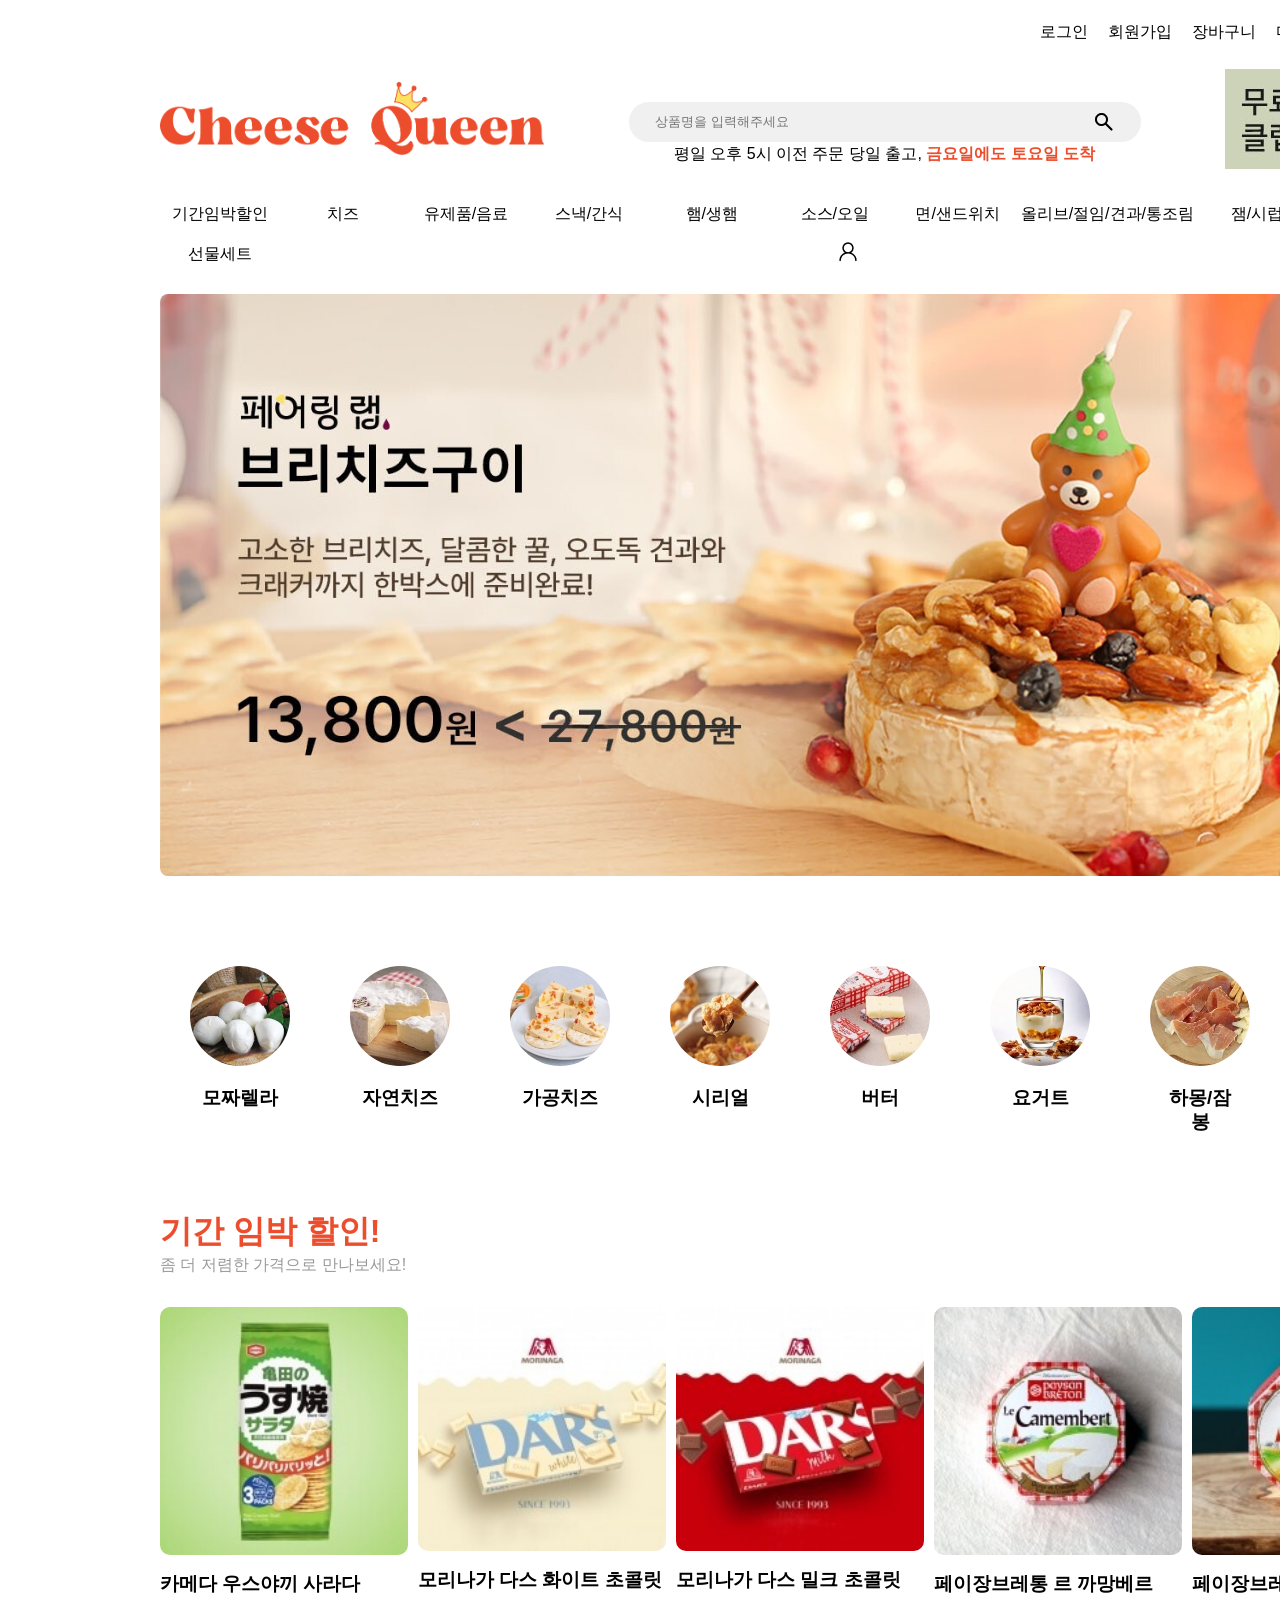
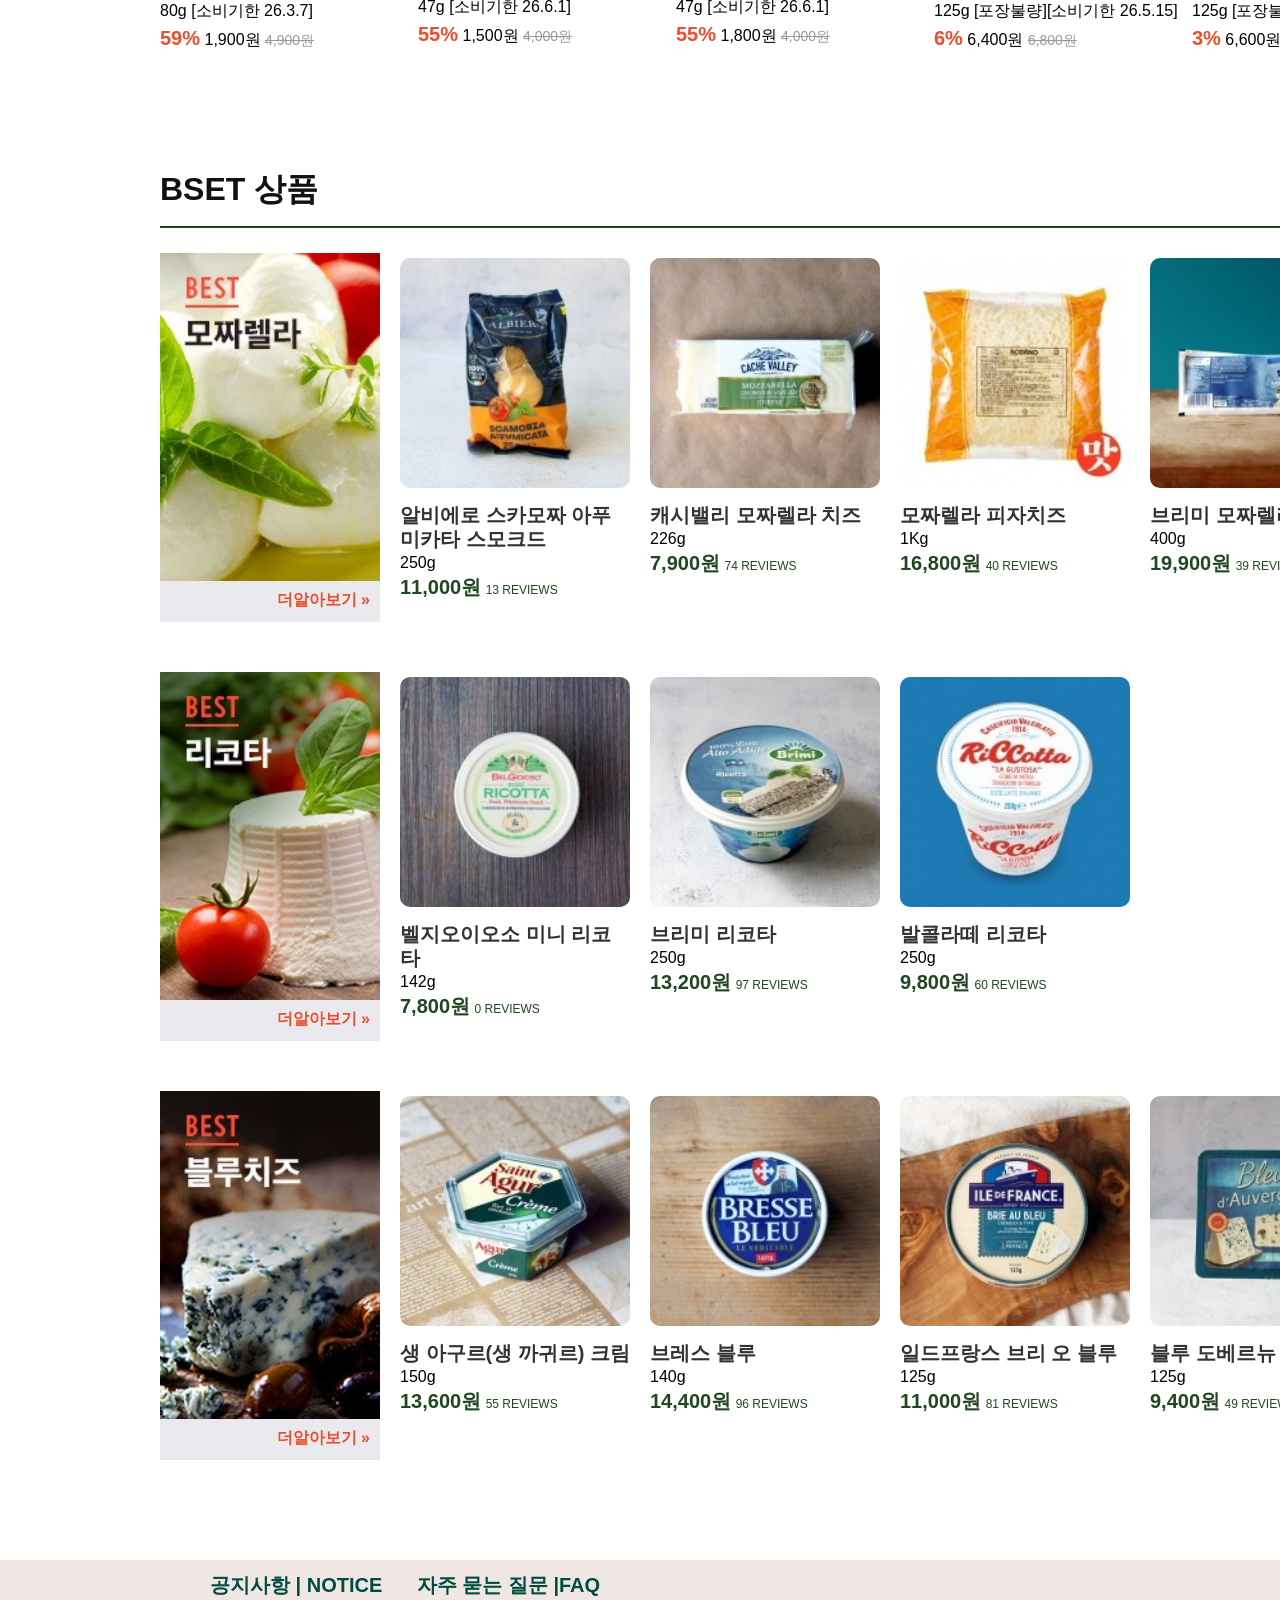
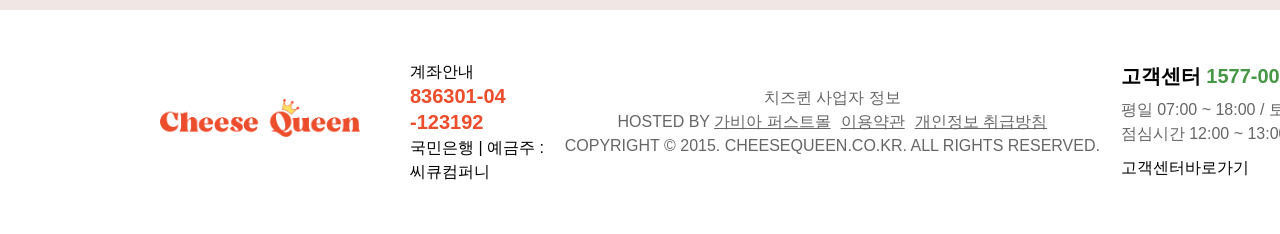
<file: index.html>
<!DOCTYPE html>
<html lang="ko">
<head>
  <meta charset="UTF-8">
  <meta name="viewport" content="width=device-width, initial-scale=1.0">
  <title>치즈퀸</title>
  <link rel="shortcut icon" href="https://cheesequeen.co.kr//data/icon/favicon/faviconFile.ico">
  <link rel="stylesheet" href="css/style.css">
  <link rel="stylesheet" href="css/index.css">
  <script src="js/jquery-3.1.1.min.js"></script>
  <link rel="stylesheet" href="https://cdn.jsdelivr.net/npm/swiper@11/swiper-bundle.min.css" />
  <script src="js/menu.js"></script>
  <script src="js/index.js"></script>
</head>
<body>
  <header class="top_wrap">
    <ul class="quick">
      <li><a href="login.html">로그인</a></li>
      <li><a href="join.html">회원가입</a></li>
      <li><a href="#">장바구니</a></li>
      <li><a href="#">마이페이지</a></li>
      <li><a href="#">고객센터</a></li>
    </ul><!-- quick -->
    <div class="top_main">
      <h1 class="logo"><a href="index.html"><img src="img/logo.png" alt="ChesseQueen"></a></h1>
    
    <div class="search_wrap">
      <input type="search" placeholder="상품명을 입력해주세요" class="search_input">
      <p>평일 오후 5시 이전 주문 당일 출고, <span class="orange">금요일에도 토요일 도착</span></p>
    </div><!-- search_wrap -->
    
    <a href="#" class="freeclup"><img src="img/top_banner.jpg" alt="무료배송클럽 바로가기"></a>
    </div>
    

    <nav id="gnb">
      <ul>
        <li><a href="#">기간임박할인</a></li>
        <li><a href="#">치즈</a>
          <ul class="submenu">
          <li><a href="product_mo.html">모짜렐라</a></li>
          <li><a href="#">크림치즈/카이막</a></li>
          <li><a href="#">브리/까망베르</a></li>
          <li><a href="#">자연치즈</a></li>
          <li><a href="#">가공치즈</a></li>
          </ul>
        </li>
        <li><a href="#">유제품/음료</a>
          <ul class="submenu">
            <li><a href="#">요거트</a></li>
            <li><a href="#">시리얼</a></li>
            <li><a href="#">버터</a></li>
            <li><a href="#">크림</a></li>
            <li><a href="#">음료</a></li>
          </ul>
        </li>
        <li><a href="#">스낵/간식</a>
          <ul class="submenu">
            <li><a href="#">브래드스틱</a></li>
            <li><a href="#">크래커/칩</a></li>
            <li><a href="#">쿠키/칩</a></li>
            <li><a href="#">쿠키/스낵</a></li>
            <li><a href="#">초콜릿/캔디/젤리</a></li>
          </ul>
        </li>
        <li><a href="#">햄/생햄</a>
          <ul class="submenu">
            <li><a href="#">하몽/잠봉</a></li>
            <li><a href="#">살지촌/초리초/살라미</a></li>
          </ul>
        </li>
        <li><a href="#">소스/오일</a>
          <ul class="submenu">
            <li><a href="#">오일</a></li>
            <li><a href="#">발사믹/비네거</a></li>
            <li><a href="#">조미료/향신료</a></li>
            <li><a href="#">믹스 파우더</a></li>
            <li><a href="#">소스</a></li>
          </ul>
        </li>
        <li><a href="#">면/샌드위치</a>
          <ul class="submenu">
            <li><a href="#">파스타면</a></li>
            <li><a href="#">누들</a></li>
            <li><a href="#">샌드위치 재료</a></li>
          </ul>
        </li>
        <li><a href="#">올리브/절임/견과/통조림</a>
          <ul class="submenu long">
            <li><a href="#">견과/통조림</a></li>
            <li><a href="#">올리브/절임</a></li>
          </ul>
        </li>
        <li><a href="#">잼/시럽</a></li>
        <li><a href="#">치즈도구</a></li>
        <li><a href="#">선물세트</a></li>
        <li class="icon"><a href="#"><img src="img/icon/person.png" alt="my page"></a></li>
        <li class="icon"><a href="#"><img src="img/icon/bag.png" alt="장바구니"></a></li>
      </ul>
    </nav><!-- gnb -->
  </header><!--top_wrap  -->
  
  <div class="all_wrap">
  <div class="swiper banner-swiper benner_wrapper">
    <div class="swiper-wrapper banner_inner">
      <div class="swiper-slide"><img src="img/indexBanner/banner_1.jpg" alt="무료배송클럽모집"></div>
      <div class="swiper-slide"><img src="img/indexBanner/banner_2.jpg" alt="페어링앱 브리치즈구이"></div>
      <div class="swiper-slide"><img src="img/indexBanner/banner_3.jpg" alt="온라인상품권 선물하기"></div>
      </div>
    </div>

      <section class="category">
        <h2 id="title"></h2>
        <article>
          <div class="box"></div>
          <div class="box"></div>
          <div class="box"></div>
          <div class="box"></div>
          <div class="box"></div>
          <div class="box"></div>
          <div class="box"></div>
          <div class="box"></div>
        </article>
      </section>
    
      <section class="sela_wrap">
        <h2 id="title">기간 임박 할인!</h2>
        <p>좀 더 저렴한 가격으로 만나보세요!</p>
        <article>
          <div class="sela"></div>
          <div class="sela"></div>
          <div class="sela"></div>
          <div class="sela"></div>
          <div class="sela"></div>
        </article>
      </section><!-- sale_wrap -->
    
      <section class="product_wrap">
        <h2 id="title">BSET 상품</h2>
        <div class="pro_inner">
          <h3><img src="img/productTitle/title_1.jpg" alt="BEST 모짜렐라"><br><a href="product_mo.html"><span>더알아보기 &raquo;</span></a></h3>
          <div class="pro_card"></div>
          <div class="pro_card"></div>
          <div class="pro_card"></div>
          <div class="pro_card"></div>
        </div><!-- pro_inner -->
        <div class="pro_inner">
          <h3><img src="img/productTitle/title_2.jpg" alt="BEST 리코타"> <br><span>더알아보기 &raquo;</span></h3>
          <div class="pro_card"></div>
          <div class="pro_card"></div>
          <div class="pro_card"></div>
        </div><!-- pro_inner -->
        <div class="pro_inner">
          <h3><img src="img/productTitle/title_3.jpg" alt="BEST 블루치즈"><br><span>더알아보기 &raquo;</span></h3>
          <div class="pro_card"></div>
          <div class="pro_card"></div>
          <div class="pro_card"></div>
          <div class="pro_card"></div>
        </div><!-- pro_inner -->
      </section>
    </div><!-- all_wrap -->

  <footer>
    <div class="service">
      <p>공지사항 | NOTICE</p>
      <p>자주 묻는 질문 |FAQ</p>
    </div>
    <div class="bottom">
      <div class="left">
        <h5><img src="img/logo.png" alt="CheeseQueen"></h5>
        <p>계좌안내<br><span>836301-04<br>-123192</span><br>국민은행 | 예금주 :<br>씨큐컴퍼니</p>
      </div>
      <div class="center">
      <p>치즈퀸 사업자 정보</p>
      <ul>
        <li>HOSTED BY <a href="#">가비아 퍼스트몰</a></li>
        <li><a href="#">이용약관</a></li>
        <li><a href="#">개인정보 취급방침</a></li>
      </ul>
      <p class="copy">COPYRIGHT &copy; 2015. CHEESEQUEEN.CO.KR. ALL RIGHTS RESERVED.</p>
      </div><!-- center -->
      <div class="right">
        <p>고객센터 <span>1577-0098</span></p>
        <p>평일 07:00 ~ 18:00 / 토,일요일 09:00 ~ 18:00<br>점심시간 12:00 ~ 13:00</p>
        <p>고객센터바로가기</p>
      </div><!-- right -->
    </div>
  </footer>

  <script src="https://cdn.jsdelivr.net/npm/swiper@11/swiper-bundle.min.js"></script>
  <script>
    const swiper = new Swiper(".banner-swiper", {
      slidesPerView: "auto", // 위에서 설정한 CSS 너비(80%)를 따름
      centeredSlides: true,  // 활성 슬라이드를 화면 정중앙에 배치
      spaceBetween: 20,      // 슬라이드 사이 간격
      initialSlide: 1,       // 0부터 시작하므로 1번이 '두 번째(가운데)' 사진임
      loop: true,            // 무한 반복 (양옆 배너가 끊기지 않게)

      autoplay: {
        delay: 4000,
        disableOnInteraction: false,
      },
    });
  </script>
</body>
</html>
</file>
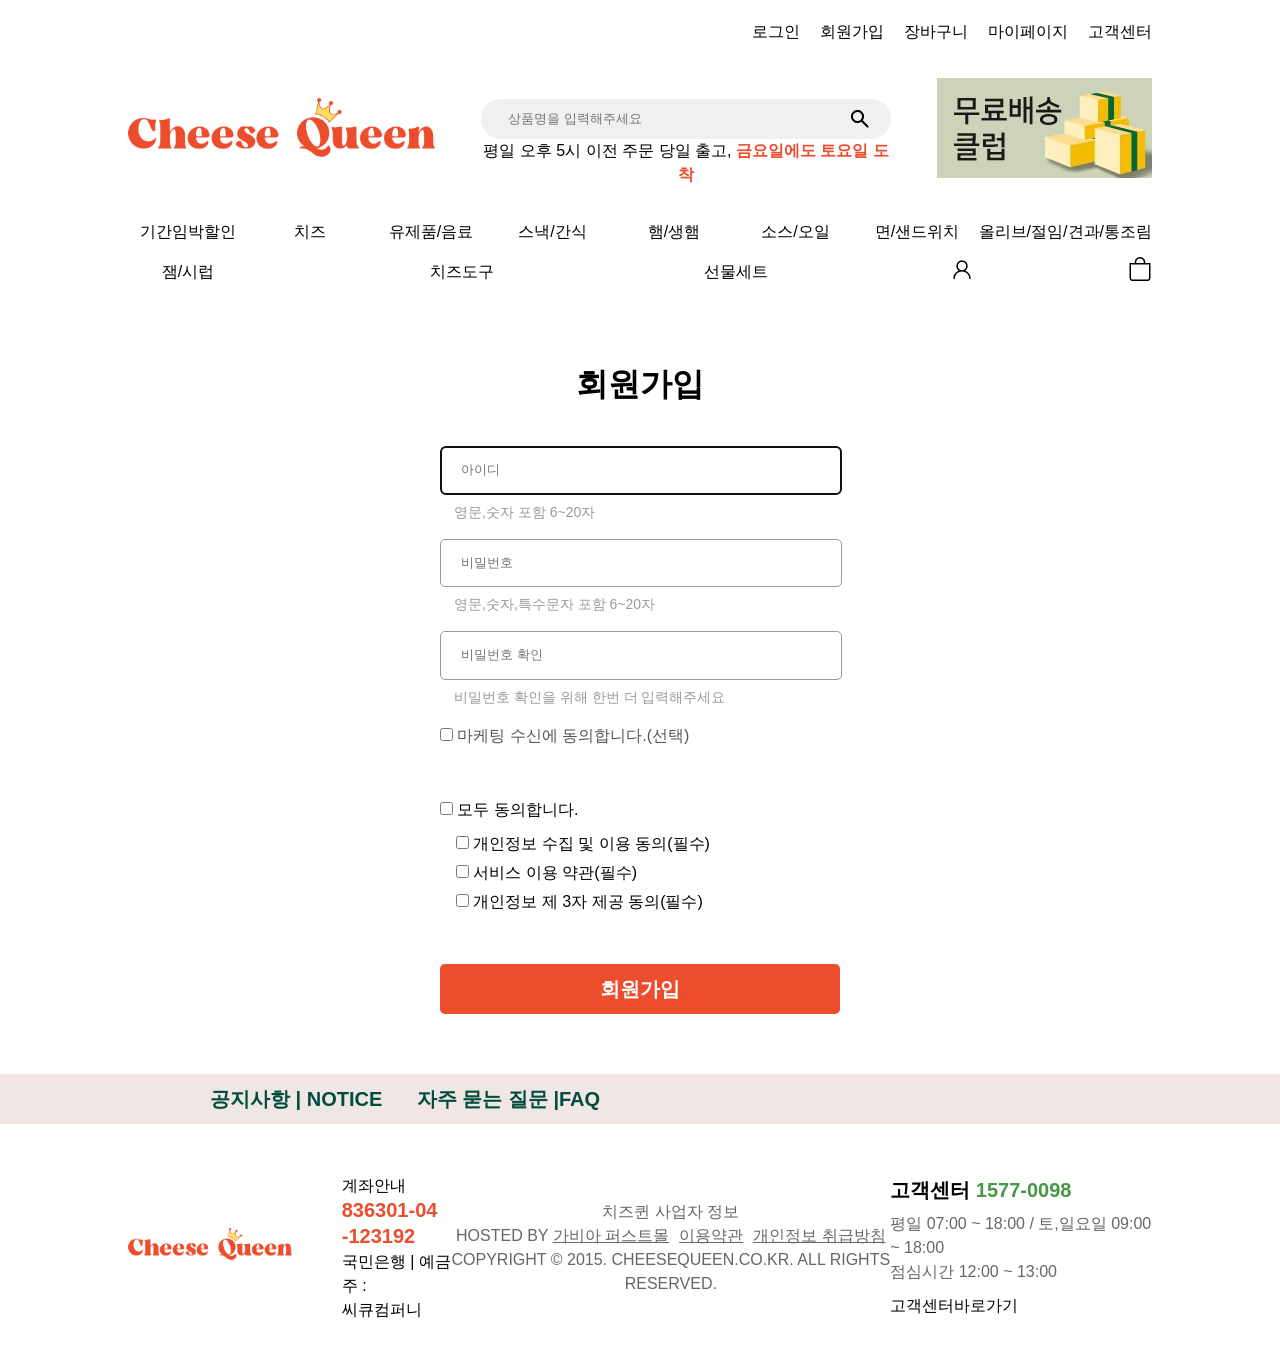
<file: join.html>
<!DOCTYPE html>
<html lang="ko">

<head>
  <meta charset="UTF-8">
  <meta name="viewport" content="width=device-width, initial-scale=1.0">
  <title>치즈퀸 | 회원가입</title>
  <link rel="shortcut icon" href="https://cheesequeen.co.kr//data/icon/favicon/faviconFile.ico">
  <link rel="stylesheet" href="css/style.css">
  <link rel="stylesheet" href="css/join.css">
  <script src="js/jquery-3.1.1.min.js"></script>
  <script src="js/menu.js"></script>
</head>

<body>
  <header class="top_wrap">
    <ul class="quick">
      <li><a href="login.html">로그인</a></li>
      <li><a href="join.html">회원가입</a></li>
      <li><a href="#">장바구니</a></li>
      <li><a href="#">마이페이지</a></li>
      <li><a href="#">고객센터</a></li>
    </ul><!-- quick -->
    <div class="top_main">
      <h1 class="logo"><a href="index.html"><img src="img/logo.png" alt="ChesseQueen"></a></h1>

      <div class="search_wrap">
        <input type="search" placeholder="상품명을 입력해주세요" class="search_input">
        <p>평일 오후 5시 이전 주문 당일 출고, <span class="orange">금요일에도 토요일 도착</span></p>
      </div><!-- search_wrap -->

      <a href="#" class="freeclup"><img src="img/top_banner.jpg" alt="무료배송클럽 바로가기"></a>
    </div>


    <nav id="gnb">
      <ul>
        <li><a href="#">기간임박할인</a></li>
        <li><a href="#">치즈</a>
          <ul class="submenu">
            <li><a href="product_mo.html">모짜렐라</a></li>
            <li><a href="#">크림치즈/카이막</a></li>
            <li><a href="#">브리/까망베르</a></li>
            <li><a href="#">자연치즈</a></li>
            <li><a href="#">가공치즈</a></li>
          </ul>
        </li>
        <li><a href="#">유제품/음료</a>
          <ul class="submenu">
            <li><a href="#">요거트</a></li>
            <li><a href="#">시리얼</a></li>
            <li><a href="#">버터</a></li>
            <li><a href="#">크림</a></li>
            <li><a href="#">음료</a></li>
          </ul>
        </li>
        <li><a href="#">스낵/간식</a>
          <ul class="submenu">
            <li><a href="#">브래드스틱</a></li>
            <li><a href="#">크래커/칩</a></li>
            <li><a href="#">쿠키/칩</a></li>
            <li><a href="#">쿠키/스낵</a></li>
            <li><a href="#">초콜릿/캔디/젤리</a></li>
          </ul>
        </li>
        <li><a href="#">햄/생햄</a>
          <ul class="submenu">
            <li><a href="#">하몽/잠봉</a></li>
            <li><a href="#">살지촌/초리초/살라미</a></li>
          </ul>
        </li>
        <li><a href="#">소스/오일</a>
          <ul class="submenu">
            <li><a href="#">오일</a></li>
            <li><a href="#">발사믹/비네거</a></li>
            <li><a href="#">조미료/향신료</a></li>
            <li><a href="#">믹스 파우더</a></li>
            <li><a href="#">소스</a></li>
          </ul>
        </li>
        <li><a href="#">면/샌드위치</a>
          <ul class="submenu">
            <li><a href="#">파스타면</a></li>
            <li><a href="#">누들</a></li>
            <li><a href="#">샌드위치 재료</a></li>
          </ul>
        </li>
        <li><a href="#">올리브/절임/견과/통조림</a>
          <ul class="submenu long">
            <li><a href="#">견과/통조림</a></li>
            <li><a href="#">올리브/절임</a></li>
          </ul>
        </li>
        <li><a href="#">잼/시럽</a></li>
        <li><a href="#">치즈도구</a></li>
        <li><a href="#">선물세트</a></li>
        <li class="icon"><a href="#"><img src="img/icon/person.png" alt="my page"></a></li>
        <li class="icon"><a href="#"><img src="img/icon/bag.png" alt="장바구니"></a></li>
      </ul>
    </nav><!-- gnb -->
  </header><!--top_wrap  -->

  <div id="wrapper">
    <h2 class="title">회원가입</h2>
    <form class="login_wrap">
      <label for="u_id" class="hide">아이디</label>
      <input type="text" id="u_id" placeholder="아이디" required autofocus>
      <label for="u_id" class="txt">영문,숫자 포함 6~20자</label>
      <label for="u_pwd" class="hide">비밀번호</label>
      <input type="password" id="u_pwd" placeholder="비밀번호" required>
      <label for="u_pwd" class="txt">영문,숫자,특수문자 포함 6~20자</label>
      <label for="c_pwd" class="hide">비밀번호 확인</label>
      <input type="password" id="c_pwd" placeholder="비밀번호 확인" required>
      <label for="c_pwd" class="txt">비밀번호 확인을 위해 한번 더 입력해주세요</label>

      <div class="chk_input">
        <input type="checkbox" class="checkbox" id="marketing">
        <label for="marketing">마케팅 수신에 동의합니다.(선택)</label>
      </div>

      <div class="checklist">
        <ul class="all_ch_wrapper">
          <li>
            <input type="checkbox" class="checkbox" id="all_check">
            <label for="all_check">모두 동의합니다.</label>
            <ul class="list_inner">
              <li>
                <input type="checkbox" class="checkbox" id="list1" required>
                <label for="list1">개인정보 수집 및 이용 동의(필수)</label>
              </li>
              <li>
                <input type="checkbox" class="checkbox" id="list2" required>
                <label for="list2">서비스 이용 약관(필수)</label>
              </li>
              <li>
                <input type="checkbox" class="checkbox" id="list3" required>
                <label for="list3">개인정보 제 3자 제공 동의(필수)</label>
              </li>
            </ul><!-- list_inner -->
          </li>
        </ul><!-- all_ch_wrapper -->
      </div><!-- checklist -->

      <button type="submit" class="btn_login" id="loginBtn">회원가입</button>

    </form><!-- login_wrap -->
  </div>

  <footer>
    <div class="service">
      <p>공지사항 | NOTICE</p>
      <p>자주 묻는 질문 |FAQ</p>
    </div>
    <div class="bottom">
      <div class="left">
        <h5><img src="img/logo.png" alt="CheeseQueen"></h5>
        <p>계좌안내<br><span>836301-04<br>-123192</span><br>국민은행 | 예금주 :<br>씨큐컴퍼니</p>
      </div>
      <div class="center">
        <p>치즈퀸 사업자 정보</p>
        <ul>
          <li>HOSTED BY <a href="#">가비아 퍼스트몰</a></li>
          <li><a href="#">이용약관</a></li>
          <li><a href="#">개인정보 취급방침</a></li>
        </ul>
        <p class="copy">COPYRIGHT &copy; 2015. CHEESEQUEEN.CO.KR. ALL RIGHTS RESERVED.</p>
      </div><!-- center -->
      <div class="right">
        <p>고객센터 <span>1577-0098</span></p>
        <p>평일 07:00 ~ 18:00 / 토,일요일 09:00 ~ 18:00<br>점심시간 12:00 ~ 13:00</p>
        <p>고객센터바로가기</p>
      </div><!-- right -->
    </div>
  </footer>
</body>

</html>
</file>
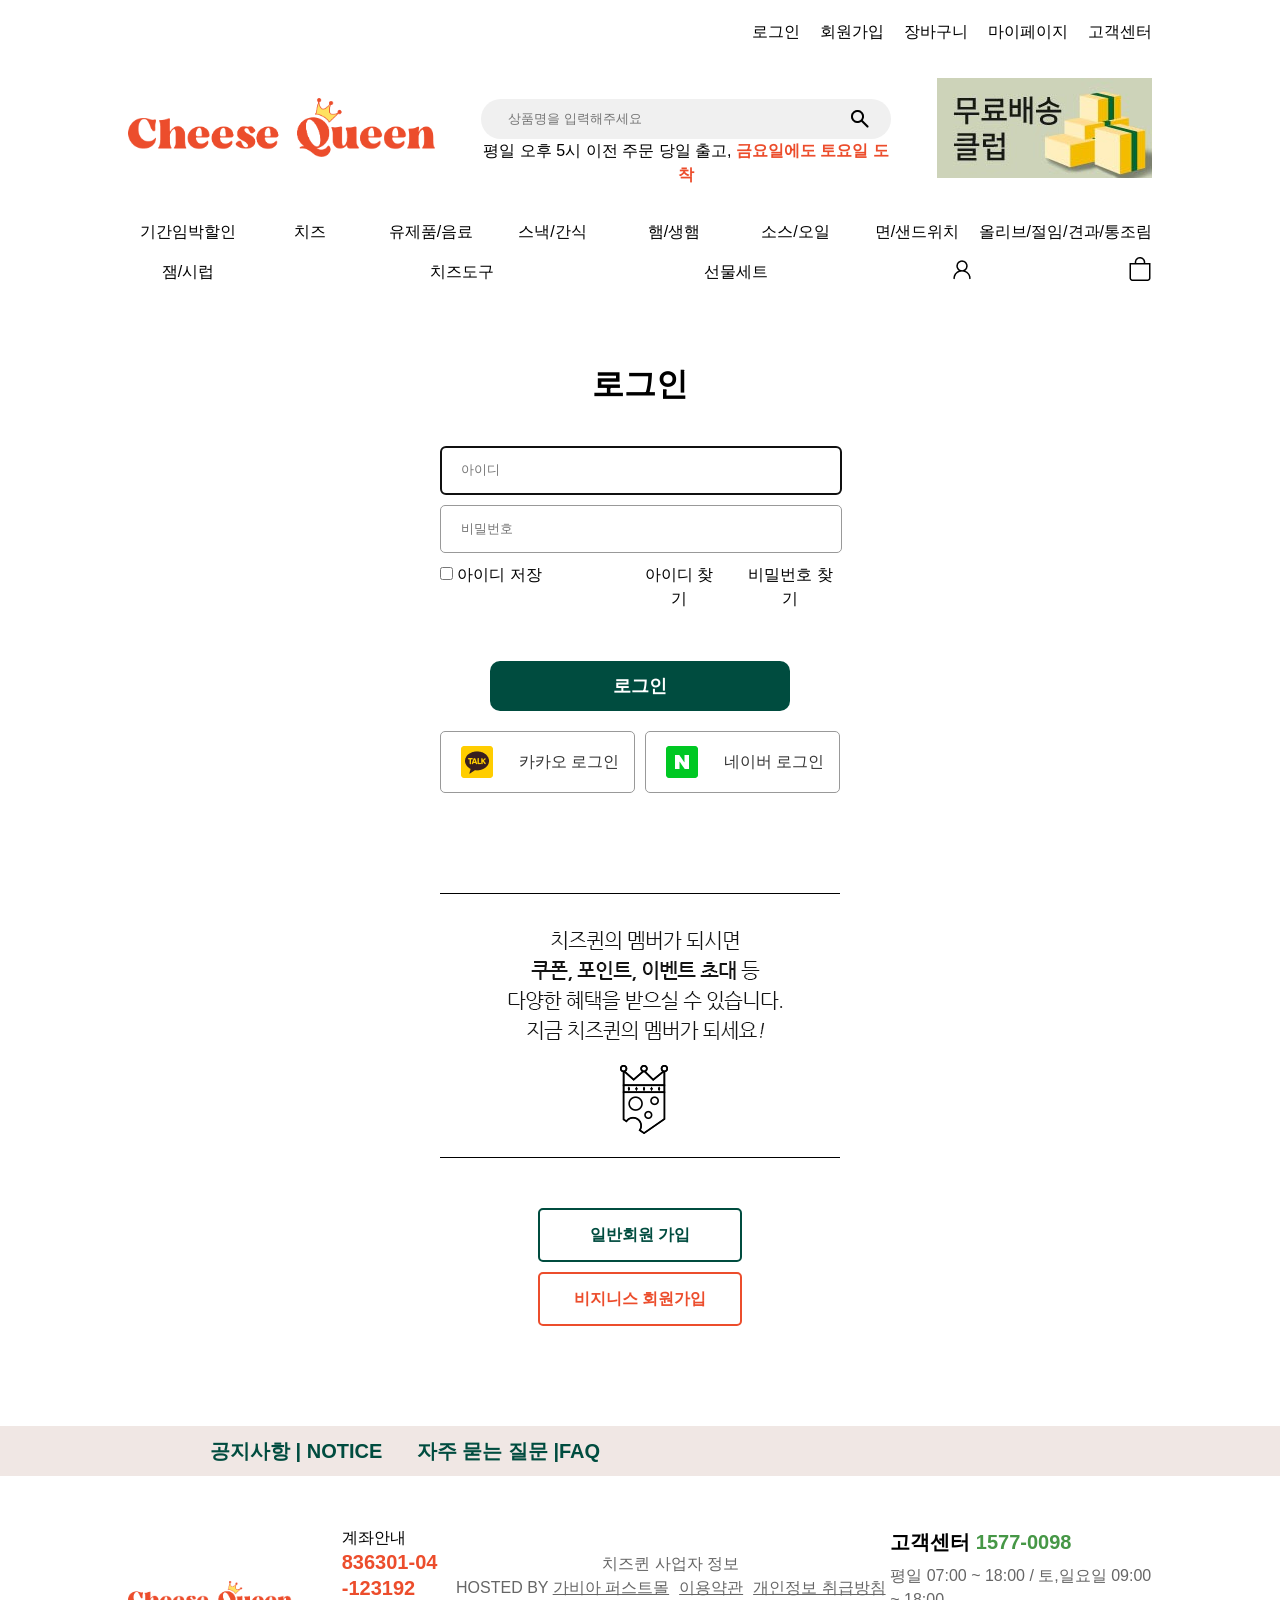
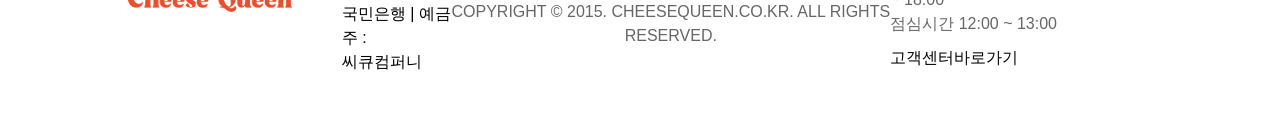
<file: login.html>
<!DOCTYPE html>
<html lang="ko">
<head>
  <meta charset="UTF-8">
  <meta name="viewport" content="width=device-width, initial-scale=1.0">
  <title>치즈퀸 | 로그인</title>
  <link rel="shortcut icon" href="https://cheesequeen.co.kr//data/icon/favicon/faviconFile.ico">
  <link rel="stylesheet" href="css/style.css">
  <link rel="stylesheet" href="css/login.css">
  <script src="js/jquery-3.1.1.min.js"></script>
  <script src="js/menu.js"></script>

</head>
<body>
  <header class="top_wrap">
    <ul class="quick">
      <li><a href="login.html">로그인</a></li>
      <li><a href="join.html">회원가입</a></li>
      <li><a href="#">장바구니</a></li>
      <li><a href="#">마이페이지</a></li>
      <li><a href="#">고객센터</a></li>
    </ul><!-- quick -->
    <div class="top_main">
      <h1 class="logo"><a href="index.html"><img src="img/logo.png" alt="ChesseQueen"></a></h1>
    
    <div class="search_wrap">
      <input type="search" placeholder="상품명을 입력해주세요" class="search_input">
      <p>평일 오후 5시 이전 주문 당일 출고, <span class="orange">금요일에도 토요일 도착</span></p>
    </div><!-- search_wrap -->
    
    <a href="#" class="freeclup"><img src="img/top_banner.jpg" alt="무료배송클럽 바로가기"></a>
    </div>
    

    <nav id="gnb">
      <ul>
        <li><a href="#">기간임박할인</a></li>
        <li><a href="#">치즈</a>
          <ul class="submenu">
          <li><a href="product_mo.html">모짜렐라</a></li>
          <li><a href="#">크림치즈/카이막</a></li>
          <li><a href="#">브리/까망베르</a></li>
          <li><a href="#">자연치즈</a></li>
          <li><a href="#">가공치즈</a></li>
          </ul>
        </li>
        <li><a href="#">유제품/음료</a>
          <ul class="submenu">
            <li><a href="#">요거트</a></li>
            <li><a href="#">시리얼</a></li>
            <li><a href="#">버터</a></li>
            <li><a href="#">크림</a></li>
            <li><a href="#">음료</a></li>
          </ul>
        </li>
        <li><a href="#">스낵/간식</a>
          <ul class="submenu">
            <li><a href="#">브래드스틱</a></li>
            <li><a href="#">크래커/칩</a></li>
            <li><a href="#">쿠키/칩</a></li>
            <li><a href="#">쿠키/스낵</a></li>
            <li><a href="#">초콜릿/캔디/젤리</a></li>
          </ul>
        </li>
        <li><a href="#">햄/생햄</a>
          <ul class="submenu">
            <li><a href="#">하몽/잠봉</a></li>
            <li><a href="#">살지촌/초리초/살라미</a></li>
          </ul>
        </li>
        <li><a href="#">소스/오일</a>
          <ul class="submenu">
            <li><a href="#">오일</a></li>
            <li><a href="#">발사믹/비네거</a></li>
            <li><a href="#">조미료/향신료</a></li>
            <li><a href="#">믹스 파우더</a></li>
            <li><a href="#">소스</a></li>
          </ul>
        </li>
        <li><a href="#">면/샌드위치</a>
          <ul class="submenu">
            <li><a href="#">파스타면</a></li>
            <li><a href="#">누들</a></li>
            <li><a href="#">샌드위치 재료</a></li>
          </ul>
        </li>
        <li><a href="#">올리브/절임/견과/통조림</a>
          <ul class="submenu long">
            <li><a href="#">견과/통조림</a></li>
            <li><a href="#">올리브/절임</a></li>
          </ul>
        </li>
        <li><a href="#">잼/시럽</a></li>
        <li><a href="#">치즈도구</a></li>
        <li><a href="#">선물세트</a></li>
        <li class="icon"><a href="#"><img src="img/icon/person.png" alt="my page"></a></li>
        <li class="icon"><a href="#"><img src="img/icon/bag.png" alt="장바구니"></a></li>
      </ul>
    </nav><!-- gnb -->
  </header><!--top_wrap  -->

  <div id="wrapper">
    <h2 class="login_title">로그인</h2>
    <form class="login_wrap">
      <label for="u_id" class="hide">아이디</label>
      <input type="text" id="u_id" placeholder="아이디"  required autofocus>
      <label for="u_pwd" class="hide">비밀번호</label>
      <input type="password" id="u_pwd" placeholder="비밀번호" required>
      <div class="under">
        <div class="check">
        <input type="checkbox" id="save">
        <label for="save" class="save_txt">아이디 저장</label>
      </div>
      <ul class="find">
        <li><a href="#">아이디 찾기</a></li>
        <li><a href="#">비밀번호 찾기</a></li>
      </ul>
      </div>
      
      <button class="btn_login" id="loginBtn">로그인</button>
    </form><!-- login_wrap -->

    <section class="sns_login">
      <ul>
        <li class="kakao"><a href="#">카카오 로그인</a></li>
        <li class="naver"><a href="#">네이버 로그인</a></li>
      </ul>
    </section>

    <section class="join">
      <div class="join_img"><img src="img/login/join.webp" alt="치즈퀸의 맴버가 되시면 쿠폰, 포인트, 이벤트 초대 등 다양한 혜택을 받으실 수 있습니다. 지금 치즈퀸의 맴버가 되세요!"></div>
      <ul>
        <li><a href="join.html" class="mem_btn common">일반회원 가입</a></li>
        <li><a href="join.html" class="mem_btn business">비지니스 회원가입</a></li>
      </ul>
    </section>
  </div><!-- wrapper -->

  <footer>
    <div class="service">
      <p>공지사항 | NOTICE</p>
      <p>자주 묻는 질문 |FAQ</p>
    </div>
    <div class="bottom">
      <div class="left">
        <h5><img src="img/logo.png" alt="CheeseQueen"></h5>
        <p>계좌안내<br><span>836301-04<br>-123192</span><br>국민은행 | 예금주 :<br>씨큐컴퍼니</p>
      </div>
      <div class="center">
      <p>치즈퀸 사업자 정보</p>
      <ul>
        <li>HOSTED BY <a href="#">가비아 퍼스트몰</a></li>
        <li><a href="#">이용약관</a></li>
        <li><a href="#">개인정보 취급방침</a></li>
      </ul>
      <p class="copy">COPYRIGHT &copy; 2015. CHEESEQUEEN.CO.KR. ALL RIGHTS RESERVED.</p>
      </div><!-- center -->
      <div class="right">
        <p>고객센터 <span>1577-0098</span></p>
        <p>평일 07:00 ~ 18:00 / 토,일요일 09:00 ~ 18:00<br>점심시간 12:00 ~ 13:00</p>
        <p>고객센터바로가기</p>
      </div><!-- right -->
    </div>
  </footer>
</body>
</html>
</file>
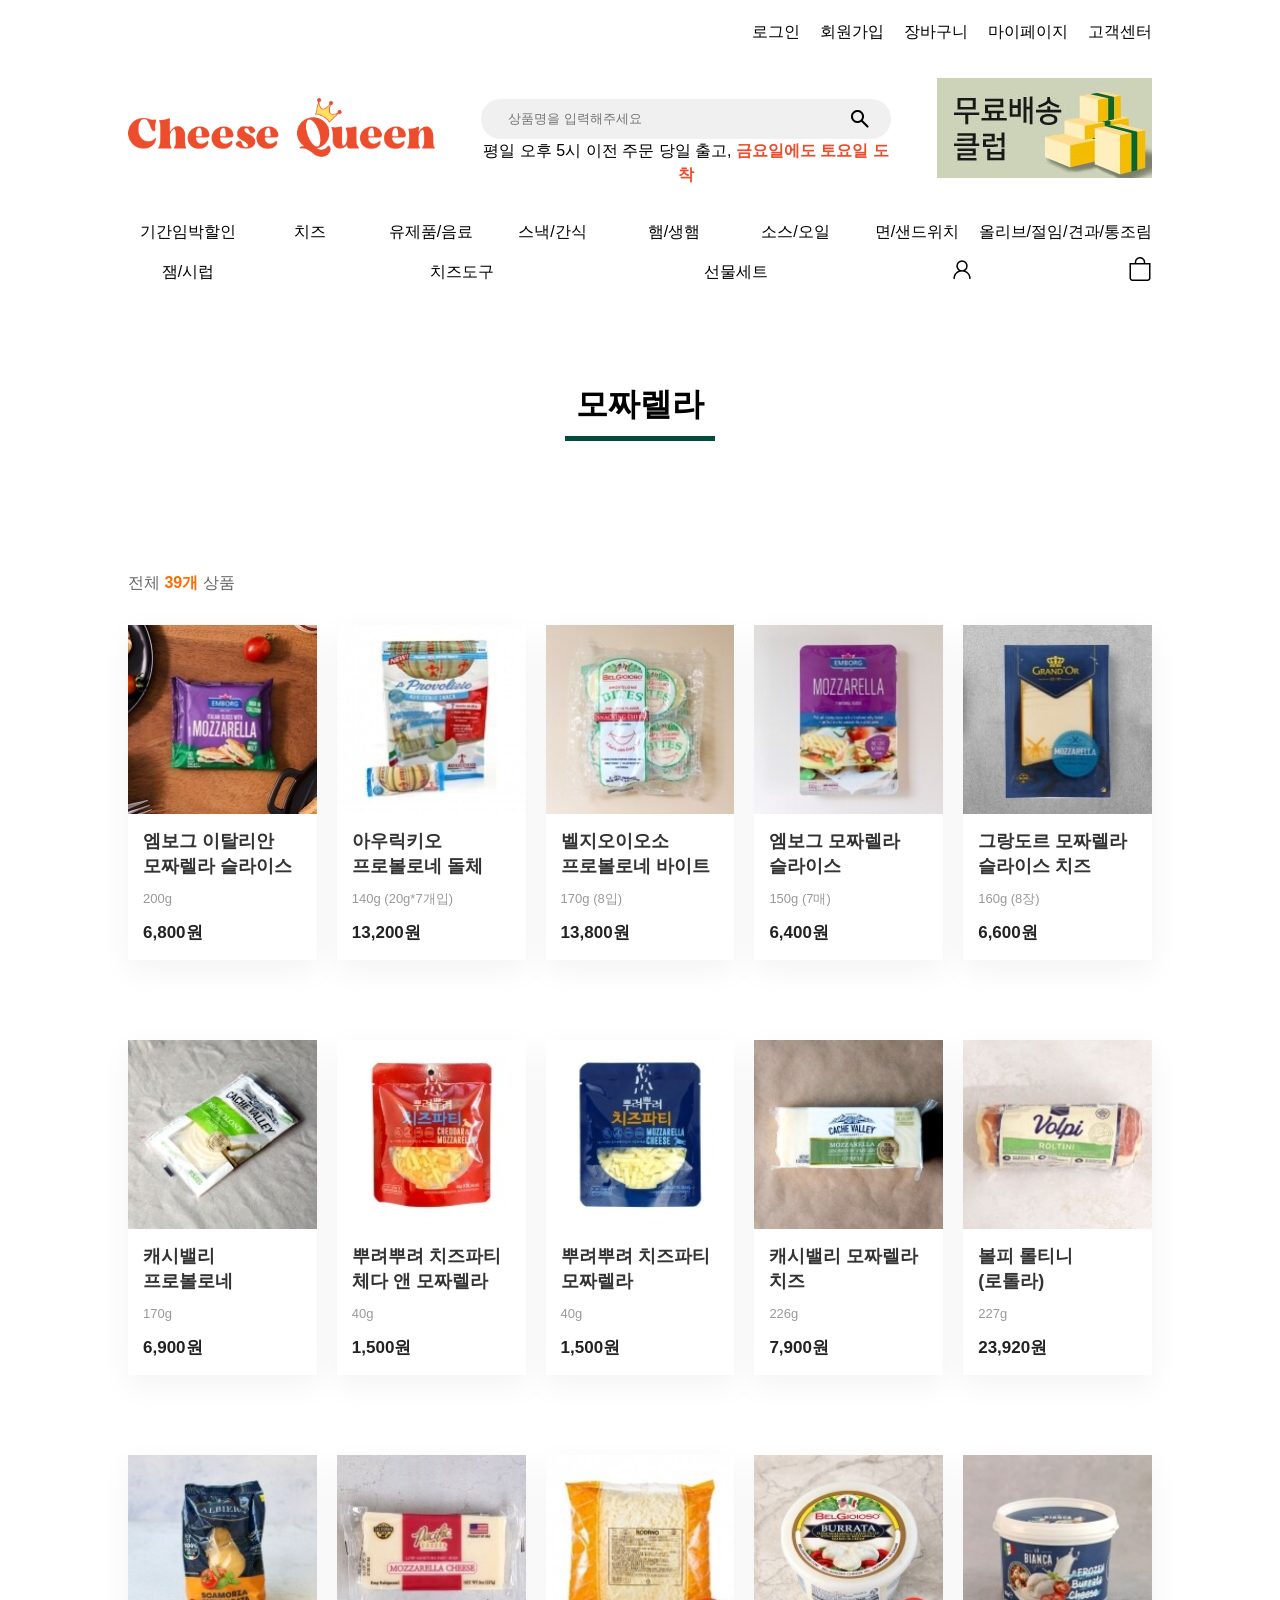
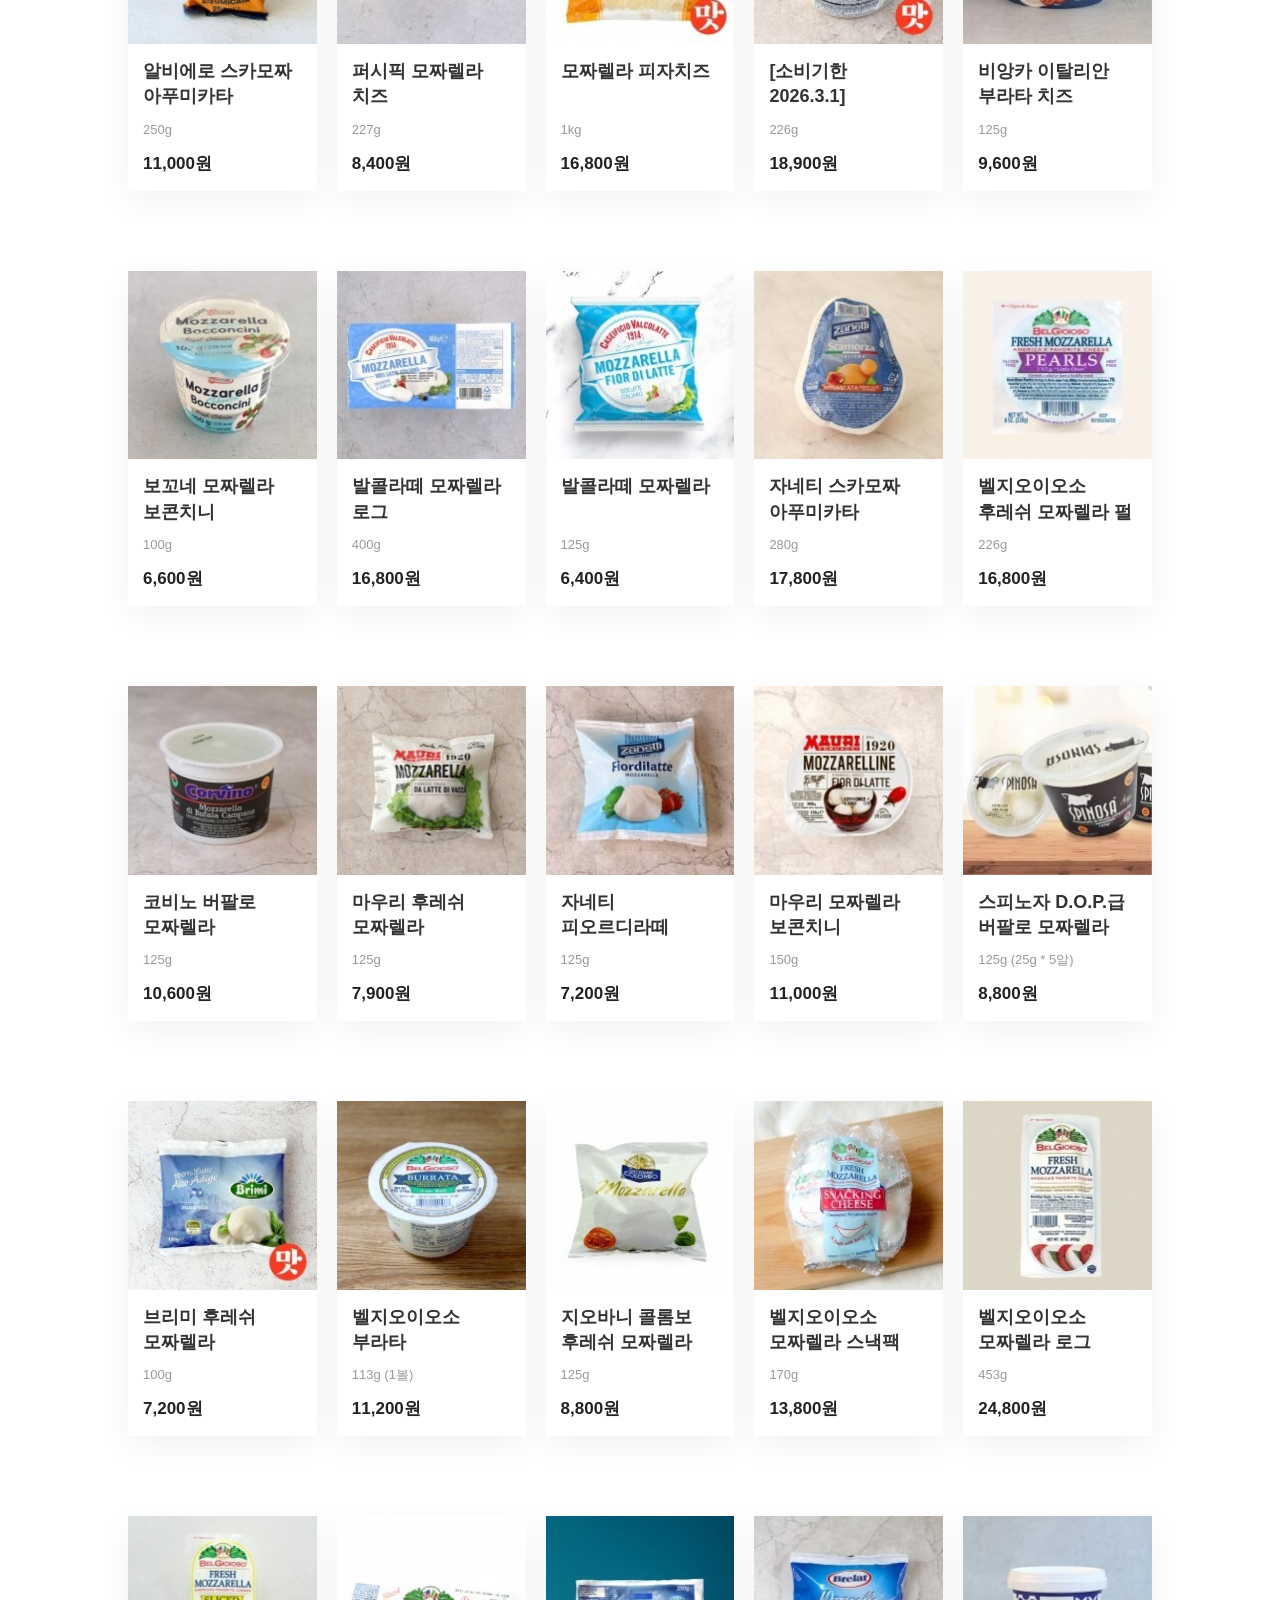
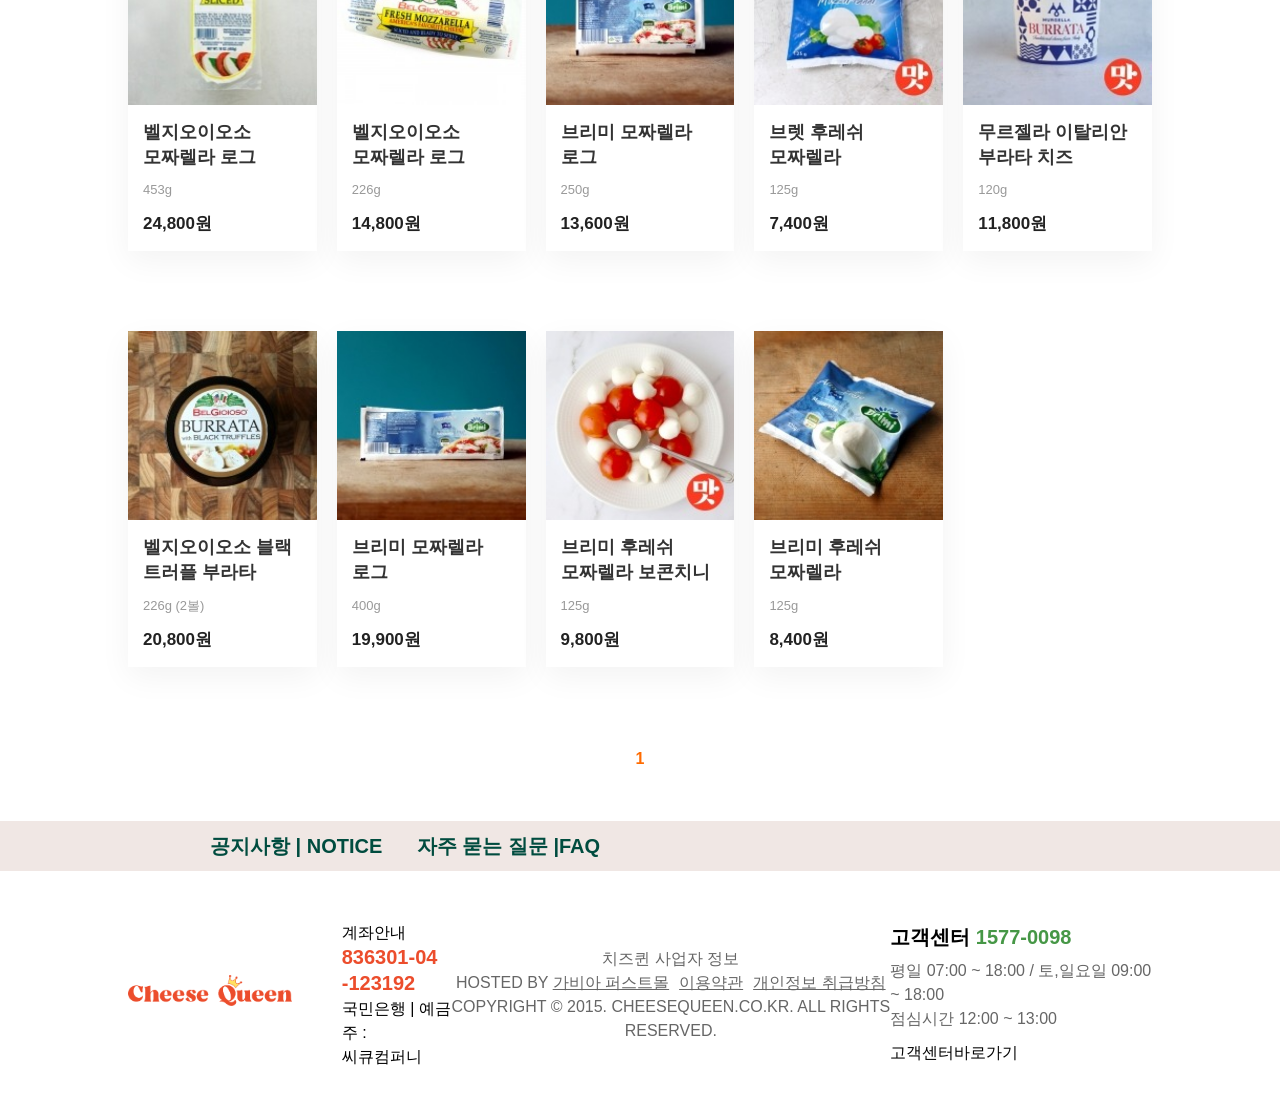
<file: product_mo.html>
<!DOCTYPE html>
<html lang="ko">
<head>
  <meta charset="UTF-8">
  <meta name="viewport" content="width=device-width, initial-scale=1.0">
  <title>치즈퀸 | 치즈</title>
  <link rel="shortcut icon" href="https://cheesequeen.co.kr//data/icon/favicon/faviconFile.ico">
  <link rel="stylesheet" href="css/style.css">
    <link rel="stylesheet" href="css/product.css">
    <script src="js/jquery-3.1.1.min.js"></script>
    <script src="js/product1.js"></script>
    <script src="js/menu.js"></script>
</head>
<body>
  <header class="top_wrap">
    <ul class="quick">
      <li><a href="login.html">로그인</a></li>
      <li><a href="join.html">회원가입</a></li>
      <li><a href="#">장바구니</a></li>
      <li><a href="#">마이페이지</a></li>
      <li><a href="#">고객센터</a></li>
    </ul><!-- quick -->
    <div class="top_main">
      <h1 class="logo"><a href="index.html"><img src="img/logo.png" alt="ChesseQueen"></a></h1>
    
    <div class="search_wrap">
      <input type="search" placeholder="상품명을 입력해주세요" class="search_input">
      <p>평일 오후 5시 이전 주문 당일 출고, <span class="orange">금요일에도 토요일 도착</span></p>
    </div><!-- search_wrap -->
    
    <a href="#" class="freeclup"><img src="img/top_banner.jpg" alt="무료배송클럽 바로가기"></a>
    </div>
    

    <nav id="gnb">
      <ul>
        <li><a href="#">기간임박할인</a></li>
        <li><a href="#">치즈</a>
          <ul class="submenu">
          <li><a href="product_mo.html">모짜렐라</a></li>
          <li><a href="#">크림치즈/카이막</a></li>
          <li><a href="#">브리/까망베르</a></li>
          <li><a href="#">자연치즈</a></li>
          <li><a href="#">가공치즈</a></li>
          </ul>
        </li>
        <li><a href="#">유제품/음료</a>
          <ul class="submenu">
            <li><a href="#">요거트</a></li>
            <li><a href="#">시리얼</a></li>
            <li><a href="#">버터</a></li>
            <li><a href="#">크림</a></li>
            <li><a href="#">음료</a></li>
          </ul>
        </li>
        <li><a href="#">스낵/간식</a>
          <ul class="submenu">
            <li><a href="#">브래드스틱</a></li>
            <li><a href="#">크래커/칩</a></li>
            <li><a href="#">쿠키/칩</a></li>
            <li><a href="#">쿠키/스낵</a></li>
            <li><a href="#">초콜릿/캔디/젤리</a></li>
          </ul>
        </li>
        <li><a href="#">햄/생햄</a>
          <ul class="submenu">
            <li><a href="#">하몽/잠봉</a></li>
            <li><a href="#">살지촌/초리초/살라미</a></li>
          </ul>
        </li>
        <li><a href="#">소스/오일</a>
          <ul class="submenu">
            <li><a href="#">오일</a></li>
            <li><a href="#">발사믹/비네거</a></li>
            <li><a href="#">조미료/향신료</a></li>
            <li><a href="#">믹스 파우더</a></li>
            <li><a href="#">소스</a></li>
          </ul>
        </li>
        <li><a href="#">면/샌드위치</a>
          <ul class="submenu">
            <li><a href="#">파스타면</a></li>
            <li><a href="#">누들</a></li>
            <li><a href="#">샌드위치 재료</a></li>
          </ul>
        </li>
        <li><a href="#">올리브/절임/견과/통조림</a>
          <ul class="submenu long">
            <li><a href="#">견과/통조림</a></li>
            <li><a href="#">올리브/절임</a></li>
          </ul>
        </li>
        <li><a href="#">잼/시럽</a></li>
        <li><a href="#">치즈도구</a></li>
        <li><a href="#">선물세트</a></li>
        <li class="icon"><a href="#"><img src="img/icon/person.png" alt="my page"></a></li>
        <li class="icon"><a href="#"><img src="img/icon/bag.png" alt="장바구니"></a></li>
      </ul>
    </nav><!-- gnb -->
  </header><!--top_wrap  -->

  <div class="all_wrap">
    <h1>모짜렐라</h1>
    <p class="sub_title">전체 <span>39개</span> 상품</p>
    <div class="col">
      <div class="pro_card"></div>
      <div class="pro_card"></div>
      <div class="pro_card"></div>
      <div class="pro_card"></div>
      <div class="pro_card"></div>
    </div><!-- col -->
    <div class="col">
      <div class="pro_card"></div>
      <div class="pro_card"></div>
      <div class="pro_card"></div>
      <div class="pro_card"></div>
      <div class="pro_card"></div>
    </div><!-- col -->
    <div class="col">
      <div class="pro_card"></div>
      <div class="pro_card"></div>
      <div class="pro_card"></div>
      <div class="pro_card"></div>
      <div class="pro_card"></div>
    </div><!-- col -->
    <div class="col">
      <div class="pro_card"></div>
      <div class="pro_card"></div>
      <div class="pro_card"></div>
      <div class="pro_card"></div>
      <div class="pro_card"></div>
    </div><!-- col -->
    <div class="col">
      <div class="pro_card"></div>
      <div class="pro_card"></div>
      <div class="pro_card"></div>
      <div class="pro_card"></div>
      <div class="pro_card"></div>
    </div><!-- col -->
    <div class="col">
      <div class="pro_card"></div>
      <div class="pro_card"></div>
      <div class="pro_card"></div>
      <div class="pro_card"></div>
      <div class="pro_card"></div>
    </div><!-- col -->
    <div class="col">
      <div class="pro_card"></div>
      <div class="pro_card"></div>
      <div class="pro_card"></div>
      <div class="pro_card"></div>
      <div class="pro_card"></div>
    </div><!-- col -->
    <div class="col">
      <div class="pro_card"></div>
      <div class="pro_card"></div>
      <div class="pro_card"></div>
      <div class="pro_card"></div>
    </div><!-- col -->
    <ul class="pageNum">
      <li class="selNum">1</li>
    </ul>
  </div><!-- all_wrap -->

  <footer>
    <div class="service">
      <p>공지사항 | NOTICE</p>
      <p>자주 묻는 질문 |FAQ</p>
    </div>
    <div class="bottom">
      <div class="left">
        <h5><img src="img/logo.png" alt="CheeseQueen"></h5>
        <p>계좌안내<br><span>836301-04<br>-123192</span><br>국민은행 | 예금주 :<br>씨큐컴퍼니</p>
      </div>
      <div class="center">
      <p>치즈퀸 사업자 정보</p>
      <ul>
        <li>HOSTED BY <a href="#">가비아 퍼스트몰</a></li>
        <li><a href="#">이용약관</a></li>
        <li><a href="#">개인정보 취급방침</a></li>
      </ul>
      <p class="copy">COPYRIGHT &copy; 2015. CHEESEQUEEN.CO.KR. ALL RIGHTS RESERVED.</p>
      </div><!-- center -->
      <div class="right">
        <p>고객센터 <span>1577-0098</span></p>
        <p>평일 07:00 ~ 18:00 / 토,일요일 09:00 ~ 18:00<br>점심시간 12:00 ~ 13:00</p>
        <p>고객센터바로가기</p>
      </div><!-- right -->
    </div>
  </footer>
</body>
</html>
</file>
<file: css/style.css>
@charset "utf-8";

@import url('reset.css');
@import url('top+footer.css');
</file>
<file: css/index.css>
@charset "utf-8";

body { min-width: 1600px; font-family: "Noto Sans KR", sans-serif; }

/* ======  BANNER ====== */
.banner-swiper {
  width: 100%;
 /* 사이트의 실제 가로폭에 맞춰 조절하세요 */
  margin: 0 auto;
  overflow: visible; /* 양옆 배너가 잘리지 않고 보이게 함 */
}

.swiper-slide {
  width: 100%; /* 중앙 배너가 차지할 너비 (기호에 따라 조절) */
  transition: transform 0.3s;
  opacity: 0.5; /* 양옆 배너는 살짝 흐리게 처리 (선택 사항) */
}

/* 현재 활성화된(가운데) 슬라이드만 선명하게 */
.swiper-slide-active {
  opacity: 1;
}

.swiper-slide img {
  width: 100%;
  display: block;
  border-radius: 8px; /* 이미지처럼 부드러운 모서리 */
}

/* .benner_wrapper { margin: 30px 0; }
.banner_inner { display: flex; flex: nowrap; justify-content: center; gap: 30px; }
.banner_inner img { width: 990px; } */

/* ====== ALL_WRAP ====== */
.all_wrap { width: 80%; margin: 0 auto; }

/* ======  CATEGORY ====== */
.category { padding: 40px 0; }
#title { color: #111; font-size: 32px; margin: 25px 0 50px; }
.category > article { width: 100%; justify-content: center; display: flex; flex-wrap: wrap; gap: 60px; }
.box figure { width: 100px;  }
.box figure img { width: 100%; vertical-align: top; border-radius: 500px; }
.box figure img:hover { opacity: 0.5; }
.box figcaption {  font-size: 16px; padding: 20px 10px; overflow: hidden; text-align: center;  }


/* ====== SALE ====== */
.sela_wrap article { display: flex; justify-content: space-between; gap: 10px; }
.sela_wrap .sela { width: 250px; }
.sela_wrap #title  { font-size: 32px; margin-bottom: 10px; font-weight: bold; color:#ec4d2c; }
.sela_wrap > p {  margin: 0 0 30px; color: #999; }
.sela_wrap .sela h3 { width: 100%; white-space: nowrap; overflow: hidden; text-overflow: ellipsis; }
.sela_wrap .sela p { width: 100%; white-space: nowrap; overflow: hidden; text-overflow: ellipsis; margin: 3px 0; }
.sela_wrap .sela img { width: 100%; margin-bottom: 10px; border-radius: 10px; overflow: hidden;}
.sela_wrap .sela .salePrice { font-weight: bold; font-size: 20px; color: #ec4d2c; }
.sela_wrap .sela .cost { text-decoration: line-through; font-size: 14px; color: #999; }


/* ====== BEST ====== */

.product_wrap { margin: 100px 0; }
.product_wrap #title { margin: 25px 0; padding: 25px 0; width: 100%; border-bottom: 2px solid #214721; }
.product_wrap .pro_inner { display: flex; gap: 20px; margin-bottom: 50px;  }
.product_wrap .pro_inner > h3 { width: 220px; padding-bottom: 10px; background-color: #eaeaee; text-align: right; }
.product_wrap .pro_inner > h3 img { width: 100%; }
.product_wrap .pro_inner > h3 span { font-size: 16px; padding-right: 10px; color:#EC4D2C; }
.product_wrap .pro_inner .pro_card { width: 230px; height: 360px;overflow: hidden; background-color: #fff; margin-top: 5px; }
.product_wrap .pro_inner .pro_card img { width: 100%; border-radius: 10px; margin-bottom: 8px; }
.product_wrap .pro_inner .pro_card h3 { font-size: 20px; white-space: 2; overflow: hidden; text-overflow: ellipsis; color: #333; }
.product_wrap .pro_inner .pro_card .price {  font-size: 20px; font-weight: bold; color: #214721; }
.product_wrap .pro_inner .pro_card .btn { font-size: 12px; color: #214721; }
</file>
<file: css/join.css>
@charset "utf-8";

#wrapper { width: 30%; min-width: 400px; margin: 60px auto; text-align: center; }

.title { font-size: 32px; margin-bottom: 50px; }
.hide { display: none; }
#u_id, #u_pwd, #c_pwd { display: block; width: 100%; line-height: 3.5em; text-indent: 1.5em; border: 1px solid #999; border-radius: 5px; }
.txt { text-align: left; display: block; margin: 5px 0 15px; text-indent: 1em; color: #999; font-size: 14px; }

.chk_input { text-align: left; color: #555; }

.checklist { text-align: left; margin: 50px 0; }
.all_ch_wrapper li ul { margin-top: 10px; }
.all_ch_wrapper li ul li { text-indent: 1em; margin-bottom: 5px; }

.btn_login { width: 100%; line-height: 50px; font-size: 20px; background-color: #EC4D2C; border: none; color: #fff; border-radius: 5px; font-weight: bold; transition: all 0.3s; }
.btn_login:hover { background-color: #be2d10; cursor: pointer; }
</file>
<file: css/login.css>
@charset "utf-8";

#wrapper { width: 30%; min-width: 400px; margin: 60px auto; text-align: center; }

.login_title { font-size: 32px; margin-bottom: 50px; }
.hide { display: none; }
#u_id, #u_pwd { display: block; width: 100%; line-height: 3.5em; text-indent: 1.5em; margin-bottom: 10px; border: 1px solid #999; border-radius: 5px; }


.under { display: flex; justify-content: space-between; }

.check { text-align: left; width: 50%; }


.find { display: flex; gap: 20px; }
.find li a:hover { text-decoration: underline; }

#loginBtn { margin: 50px 0 20px; border: none; background-color: #004C3F; color: #fff; width: 300px; line-height: 50px; font-size: 18px; border-radius: 10px; font-weight: bold; }
#loginBtn:hover { background-color: #80d3c4; color: #000; cursor: pointer; }

.sns_login ul { margin: 0 0 30px; display: flex; justify-content: center; gap: 10px; }
.sns_login ul li { border: 1px solid #999; color: #333; width: 200px; border-radius: 5px;overflow: hidden; }
.sns_login ul li a { display: inline-block; line-height: 60px; width: 200px;text-indent: 3.5em; }
.sns_login ul li.kakao { background: url('../img/login/kakao.png') no-repeat 20px center; }
.sns_login ul li.naver { background: url('../img/login/naver.png') no-repeat 20px center; }
.sns_login ul li  a:hover { font-weight: bold; }

.join { margin: 100px 0; }
.join_img { border-top: 1px solid #000; border-bottom: 1px solid #000; padding: 10px 0; margin-bottom: 50px; }
.join ul .mem_btn { border: 2px solid #000; width: 200px; display: block; margin: 10px auto; height: 50px; line-height: 50px; font-weight: bold; border-radius: 5px; }
.join ul .common { color: #004C3F; border-color: #004C3F; }
.join ul .common:hover { background-color: #004C3F; color: #fff; cursor: pointer; }
.join ul .business { color: #EC4D2C; border-color: #EC4D2C; }.join ul .business:hover { background-color: #ec4d2c; color: #fff; cursor: pointer; }
</file>
<file: css/product.css>
@charset "UTF-8";

/* 전체 레이아웃 설정 */
.all_wrap {
  width: 80%; /* 사이트 전체 폭에 맞춰 조절하세요 */
  margin: 50px auto;
  padding: 0 20px;
}

.all_wrap h1 {
    font-size: 32px;
    width: 150px;
    padding: 0 0 20px;
    font-weight: bold;
    margin: 80px auto 130px;
    text-align: center;
    border-bottom: 5px solid #004C3F;
}

.sub_title {
    text-align: left;
    color: #666;
    margin-bottom: 30px;
}

.sub_title span {
    color: #ff6b00; /* 포인트 컬러 */
    font-weight: bold;
}

/* 5개씩 배치하기 위한 Flex 설정 */
.col {
    display: flex;
    flex-wrap: wrap; /* 줄바꿈 허용 */
    gap: 20px; /* 카드 사이 간격 */
    margin-bottom: 20px;
}

.pro_card {
    /* (100% - (간격 20px * 4개)) / 5개 = 약 18.4% */
    width: calc((100% - 80px) / 5); 
    box-sizing: border-box;
    margin-bottom: 60px;
    transition: transform 0.3s ease;
}

/* 카드 내부 디자인 */
.pro_card a {
    text-decoration: none;
    color: #333;
    display: block;
}

.pro_card figure {
    background: #fff;
/*     border-radius: 12px; */
    overflow: hidden;
    /* 아까 추천드린 연한 그림자 적용 */
    box-shadow: 0 10px 30px rgba(0, 0, 0, 0.05);
    transition: all 0.3s ease;
}

.pro_card figure:hover {
    transform: translateY(-5px); /* 호버 시 살짝 들림 */
    box-shadow: 0 15px 35px rgba(0, 0, 0, 0.1);
}

.pro_card img {
    width: 100%;
    aspect-ratio: 1 / 1; /* 이미지를 정정사각형으로 유지 */
    object-fit: cover;
    display: block;
}

.pro_card figcaption {
    padding: 15px;
    text-align: left;
}

.pro_card h3 {
    font-size: 18px;
    font-weight: 600;
    line-height: 1.4;
    height: 2.8em; /* 두 줄 제한 */
    overflow: hidden;
    margin-bottom: 8px;
    word-break: keep-all;
}

.pro_card p {
    font-size: 13px;
    color: #999;
    margin-bottom: 10px;
}

.pro_card .price {
    font-size: 17px;
    font-weight: bold;
    color: #222;
}

.pageNum { margin: 0 auto; text-align: center; font-weight: bold; }

.selNum { color: #ff6b00; }

/* 반응형: 화면이 작아지면 2~3개씩 보이게 설정 */
@media (max-width: 1024px) {
    .pro_card { width: calc((100% - 40px) / 3); }
}
@media (max-width: 600px) {
    .pro_card { width: calc((100% - 20px) / 2); }
}
</file>
